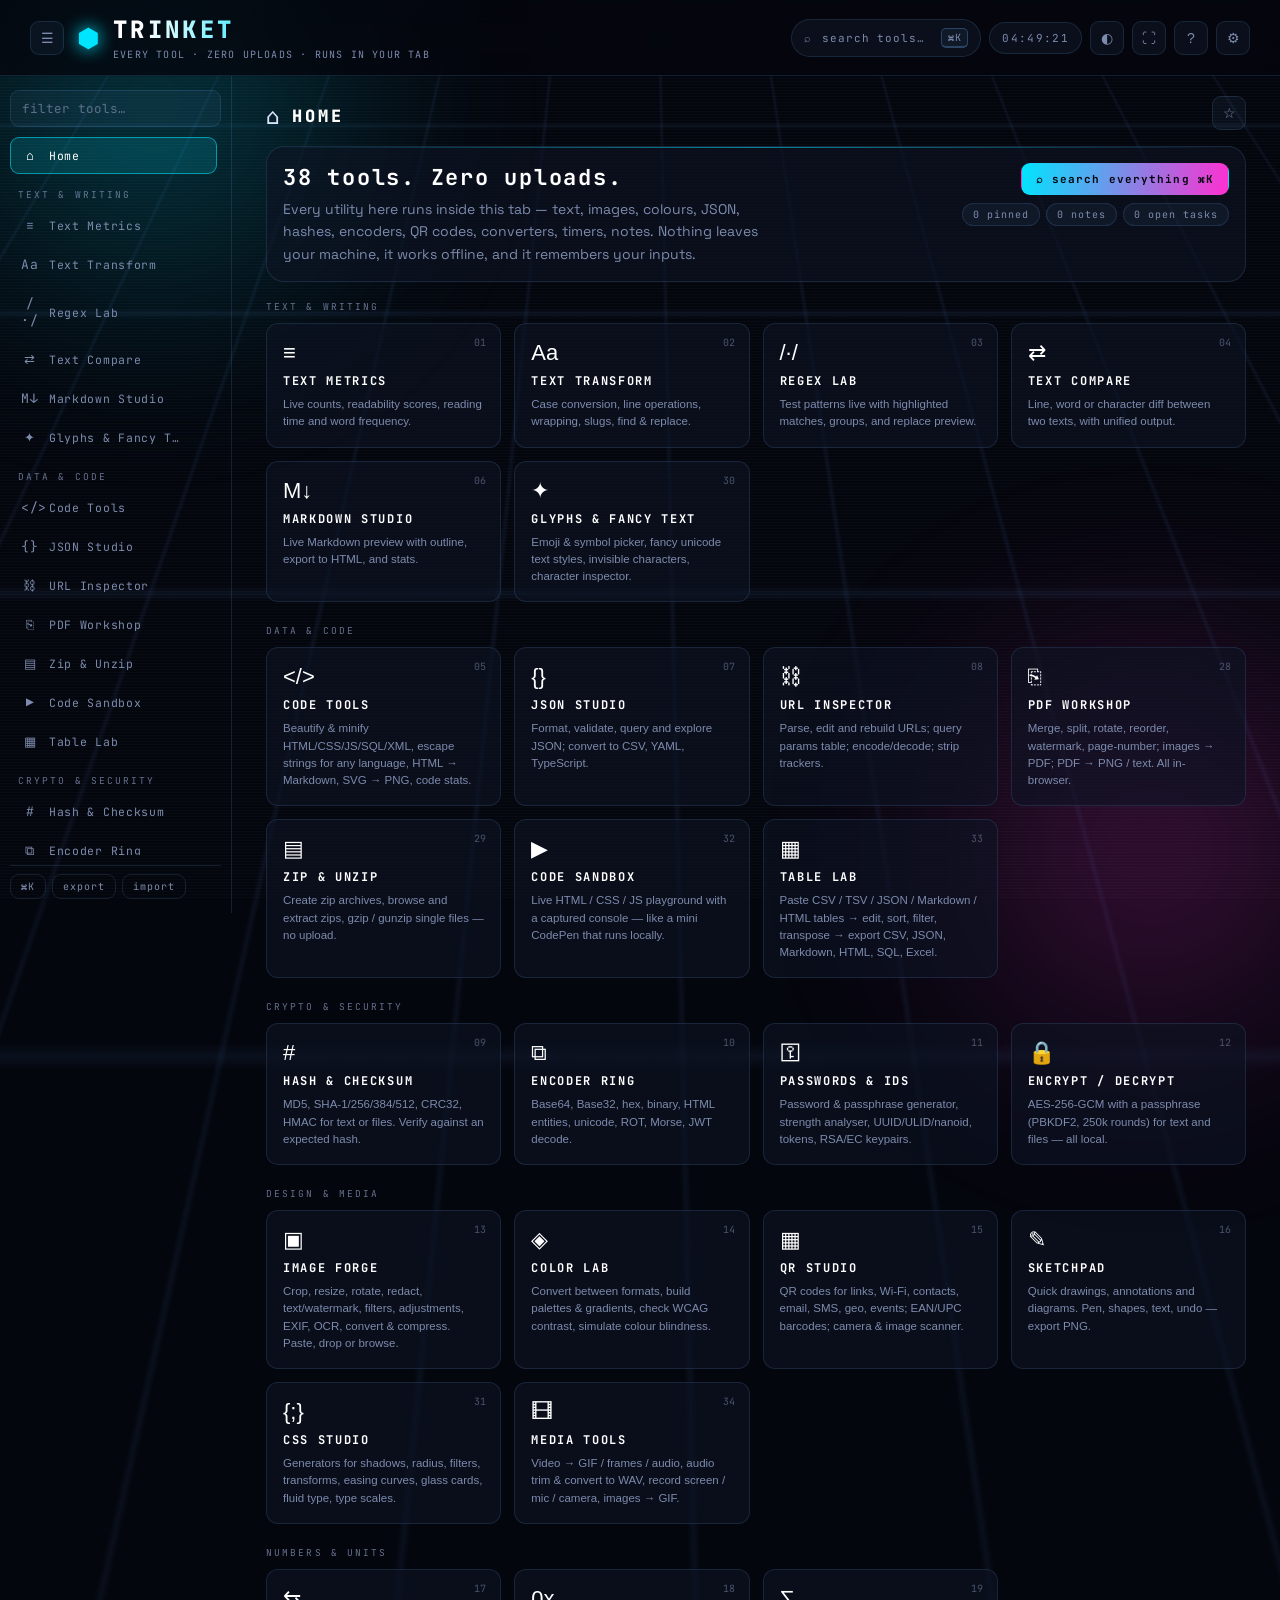
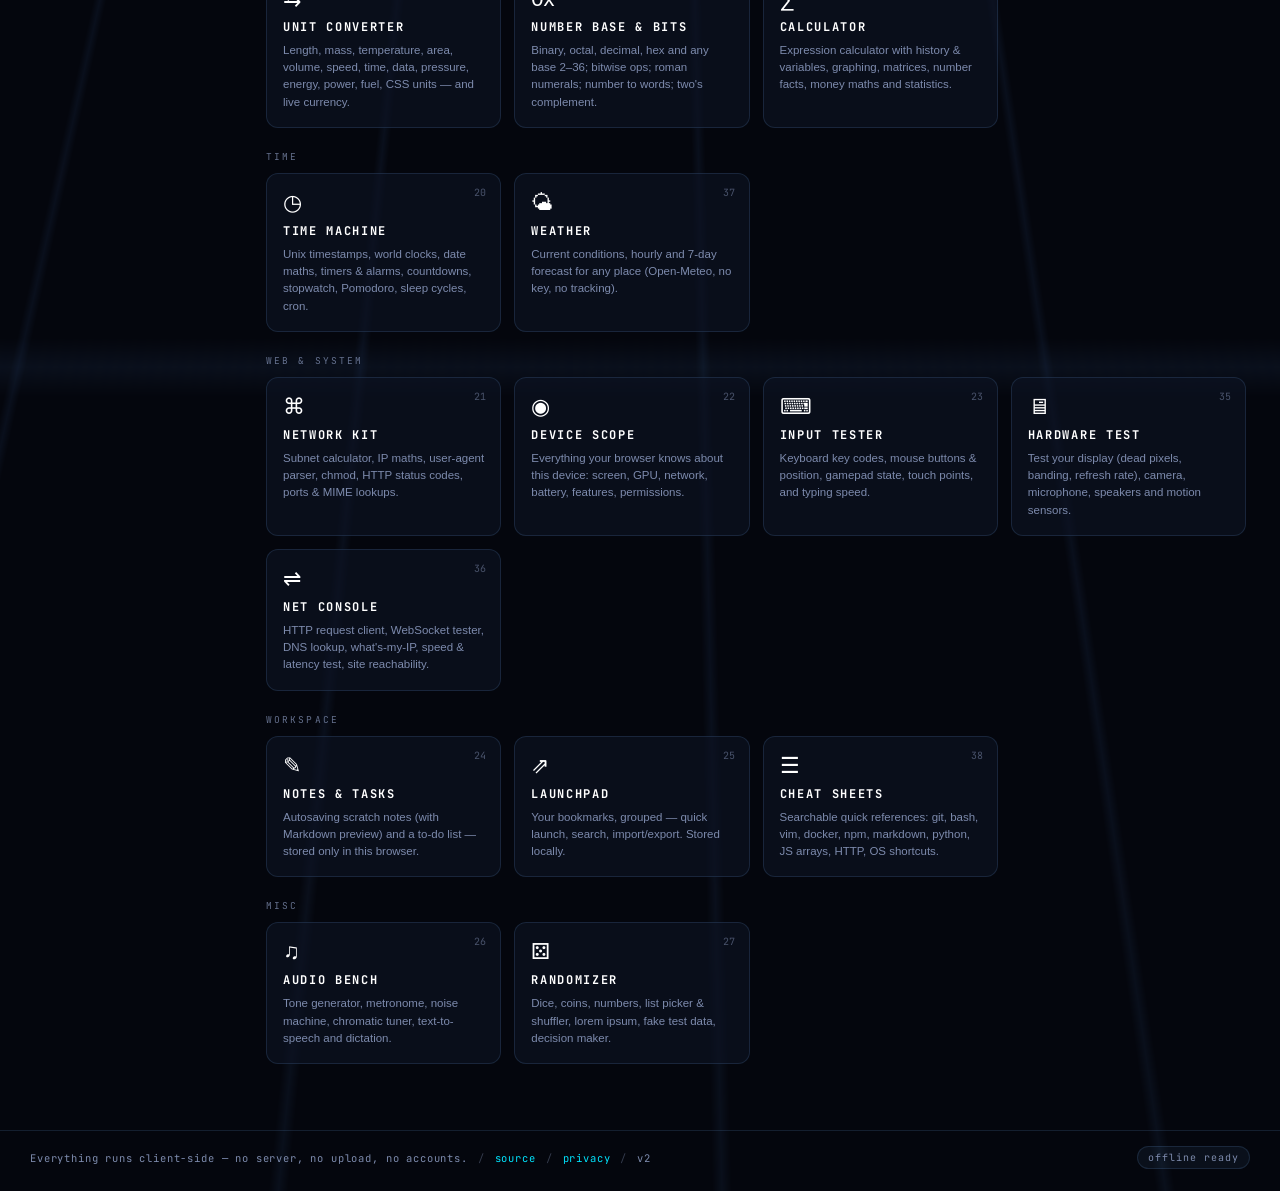
<file: index.html>
<!DOCTYPE html>
<html lang="en" data-theme="midnight">
<head>
<meta charset="utf-8" />
<meta name="viewport" content="width=device-width, initial-scale=1" />
<title>TRINKET LAB // every web tool, one tab</title>
<meta name="description" content="TRINKET LAB — 30+ browser-only tools: text, image, colour, JSON, regex, hashes, encoders, QR codes, converters, timers, notes and more. No uploads, no accounts, works offline." />
<meta name="theme-color" content="#04060d" />
<meta property="og:title" content="TRINKET LAB" />
<meta property="og:description" content="Every small web tool you need, running entirely in your browser." />
<meta property="og:type" content="website" />
<link rel="manifest" href="manifest.webmanifest" />
<link rel="preconnect" href="https://fonts.googleapis.com" />
<link rel="preconnect" href="https://fonts.gstatic.com" crossorigin />
<link href="https://fonts.googleapis.com/css2?family=JetBrains+Mono:wght@300;400;600;800&family=Space+Grotesk:wght@400;500;700&display=swap" rel="stylesheet" />
<link rel="icon" href="data:image/svg+xml,<svg xmlns='http://www.w3.org/2000/svg' viewBox='0 0 100 100'><text y='.9em' font-size='90'>⬢</text></svg>" />
<link rel="apple-touch-icon" href="icon.svg" />
<link rel="stylesheet" href="styles.css" />
<script>
  // apply saved theme before first paint to avoid a flash
  try {
    var s = JSON.parse(localStorage.getItem("trinket:settings") || "{}");
    var root = document.documentElement;
    if (s.theme) root.dataset.theme = s.theme;
    if (s.fx === false) root.dataset.fx = "off";
    if (s.glow === false) root.dataset.glow = "off";
    if (s.motion === false) root.dataset.motion = "off";
    if (s.density) root.dataset.density = s.density;
  } catch (e) {}
</script>
</head>
<body>
<div class="bg-grid" aria-hidden="true"></div>
<div class="bg-orb orb-a" aria-hidden="true"></div>
<div class="bg-orb orb-b" aria-hidden="true"></div>
<div class="scanlines" aria-hidden="true"></div>

<header class="site-head">
  <div class="brand">
    <button class="icon-btn" id="rail-toggle" title="Toggle sidebar (⌘B)" aria-label="Toggle sidebar">☰</button>
    <button class="brand-mark" id="brand-home" title="Home" aria-label="Home">⬢</button>
    <div class="brand-text">
      <h1>TRINKET<span>LAB</span></h1>
      <p class="tagline">every tool · zero uploads · runs in your tab</p>
    </div>
  </div>
  <div class="head-tools">
    <button class="search-btn" id="open-palette" type="button">
      <span>⌕</span><span class="grow">search tools…</span><span class="kbd">⌘K</span>
    </button>
    <span class="clock" id="clock" title="Local time">--:--:--</span>
    <button class="icon-btn" id="btn-theme" title="Cycle theme (⌘⇧T)" aria-label="Theme">◐</button>
    <button class="icon-btn" id="btn-fullscreen" title="Fullscreen (F11)" aria-label="Fullscreen">⛶</button>
    <button class="icon-btn" id="btn-help" title="Keyboard shortcuts (?)" aria-label="Help">?</button>
    <button class="icon-btn" id="btn-settings" title="Settings" aria-label="Settings">⚙</button>
  </div>
</header>

<div class="shell" id="shell">
  <aside class="rail" id="rail" aria-label="Tools">
    <input class="rail-filter" id="rail-filter" type="search" placeholder="filter tools…" autocomplete="off" spellcheck="false" />
    <nav class="rail-list" id="rail-list"></nav>
    <div class="rail-foot" id="rail-foot"></div>
  </aside>
  <main class="view" id="view"></main>
</div>

<footer class="site-foot">
  <span>Everything runs client-side — no server, no upload, no accounts.</span>
  <span class="foot-sep">/</span>
  <a href="https://github.com/rueyday/WebLab" target="_blank" rel="noopener">source</a>
  <span class="foot-sep">/</span>
  <a href="privacy.html">privacy</a>
  <span class="foot-sep">/</span>
  <span id="foot-version">v2</span>
  <span class="spacer"></span>
  <span id="foot-offline" class="chip" hidden>offline ready</span>
</footer>

<div id="palette-host" hidden></div>
<div id="modal-host" hidden></div>
<div class="toast-stack" id="toast-stack" aria-live="polite"></div>

<script type="module" src="js/main.js"></script>
</body>
</html>
</file>
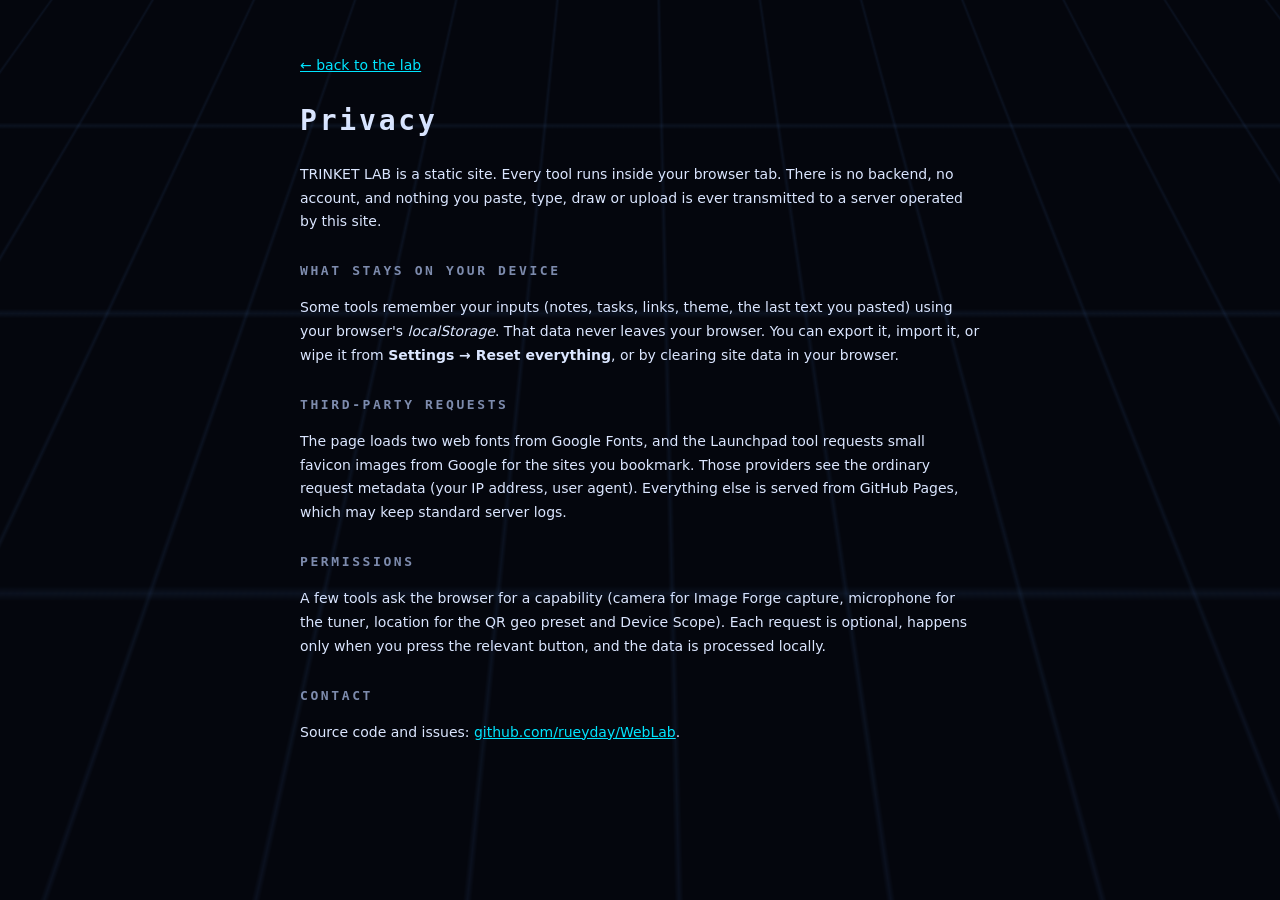
<file: privacy.html>
<!DOCTYPE html>
<html lang="en" data-theme="midnight">
<head>
<meta charset="utf-8" />
<meta name="viewport" content="width=device-width, initial-scale=1" />
<title>Privacy // TRINKET LAB</title>
<link rel="stylesheet" href="styles.css" />
<style>
  main.doc { max-width: 720px; margin: 0 auto; padding: 40px 20px 80px; line-height: 1.7; }
  main.doc h1 { font-family: var(--mono); letter-spacing: .1em; }
  main.doc h2 { font-family: var(--mono); font-size: 13px; letter-spacing: .2em; text-transform: uppercase; color: var(--muted); margin-top: 2em; }
  main.doc a { color: var(--a1); }
</style>
</head>
<body>
<div class="bg-grid" aria-hidden="true"></div>
<main class="doc">
  <p><a href="./">← back to the lab</a></p>
  <h1>Privacy</h1>
  <p>TRINKET LAB is a static site. Every tool runs inside your browser tab. There is no backend, no account, and nothing you paste, type, draw or upload is ever transmitted to a server operated by this site.</p>

  <h2>What stays on your device</h2>
  <p>Some tools remember your inputs (notes, tasks, links, theme, the last text you pasted) using your browser's <em>localStorage</em>. That data never leaves your browser. You can export it, import it, or wipe it from <strong>Settings → Reset everything</strong>, or by clearing site data in your browser.</p>

  <h2>Third-party requests</h2>
  <p>The page loads two web fonts from Google Fonts, and the Launchpad tool requests small favicon images from Google for the sites you bookmark. Those providers see the ordinary request metadata (your IP address, user agent). Everything else is served from GitHub Pages, which may keep standard server logs.</p>


  <h2>Permissions</h2>
  <p>A few tools ask the browser for a capability (camera for Image Forge capture, microphone for the tuner, location for the QR geo preset and Device Scope). Each request is optional, happens only when you press the relevant button, and the data is processed locally.</p>

  <h2>Contact</h2>
  <p>Source code and issues: <a href="https://github.com/rueyday/WebLab" rel="noopener" target="_blank">github.com/rueyday/WebLab</a>.</p>
</main>
</body>
</html>
</file>
<file: styles.css>
/* ═══════════════════════════════════════════════════════════
   TRINKET LAB — design system
   tokens → layout → components → utilities
   ═══════════════════════════════════════════════════════════ */

/* ── theme tokens ───────────────────────────────────────── */
:root {
  --bg: #04060d;
  --bg-2: #070b16;
  --panel: rgba(14, 20, 36, 0.62);
  --panel-solid: #0b1120;
  --raise: rgba(120, 180, 255, 0.06);
  --line: rgba(120, 180, 255, 0.14);
  --line-2: rgba(120, 180, 255, 0.28);
  --line-hot: rgba(0, 229, 255, 0.55);
  --text: #dbe6ff;
  --text-hi: #ffffff;
  --muted: #7d8bad;
  --cyan: #00e5ff;
  --magenta: #ff2fd0;
  --violet: #8b6bff;
  --lime: #9dff4f;
  --amber: #ffc861;
  --danger: #ff5b6e;
  --a1: var(--cyan);
  --a2: var(--magenta);
  --grid-ink: rgba(90, 160, 255, 0.07);
  --shadow: 0 24px 60px rgba(0, 0, 0, 0.55);
  --mono: "JetBrains Mono", ui-monospace, SFMono-Regular, Menlo, monospace;
  --sans: "Space Grotesk", system-ui, -apple-system, sans-serif;
  --r-lg: 18px;
  --r-md: 12px;
  --r-sm: 9px;
  color-scheme: dark;
}

[data-theme="aurora"] {
  --bg: #05121a; --bg-2: #061a22; --panel: rgba(10, 33, 42, 0.62); --panel-solid: #0a212a;
  --text: #d6fff4; --muted: #6f9fa0; --line: rgba(90, 255, 220, 0.14); --line-2: rgba(90,255,220,.3);
  --line-hot: rgba(80, 255, 200, 0.55);
  --a1: #4dffc3; --a2: #8b6bff; --cyan: #4dffc3; --magenta: #ff8bd0;
  --grid-ink: rgba(80, 255, 200, 0.07);
}
[data-theme="ember"] {
  --bg: #120604; --bg-2: #1a0a06; --panel: rgba(42, 18, 12, 0.6); --panel-solid: #22100b;
  --text: #ffe4d2; --muted: #b58a72; --line: rgba(255, 150, 90, 0.16); --line-2: rgba(255,150,90,.32);
  --line-hot: rgba(255, 140, 60, 0.6);
  --a1: #ff9b45; --a2: #ff2f6d; --cyan: #ff9b45; --magenta: #ff2f6d; --lime: #ffd166;
  --grid-ink: rgba(255, 150, 90, 0.07);
}
[data-theme="matrix"] {
  --bg: #020602; --bg-2: #04140a; --panel: rgba(8, 26, 14, 0.6); --panel-solid: #071a0d;
  --text: #c9ffd6; --muted: #5f9d76; --line: rgba(80, 255, 140, 0.16); --line-2: rgba(80,255,140,.3);
  --line-hot: rgba(60, 255, 120, 0.6);
  --a1: #3bff7d; --a2: #9dff4f; --cyan: #3bff7d; --magenta: #d6ff4f;
  --grid-ink: rgba(80, 255, 140, 0.08);
}
[data-theme="paper"] {
  --bg: #f4f5f8; --bg-2: #eceef4; --panel: rgba(255, 255, 255, 0.82); --panel-solid: #ffffff;
  --raise: rgba(20, 40, 90, 0.05);
  --text: #16203a; --text-hi: #050b1c; --muted: #63708e;
  --line: rgba(20, 40, 90, 0.14); --line-2: rgba(20, 40, 90, 0.26); --line-hot: rgba(0, 130, 190, 0.5);
  --cyan: #0088b8; --magenta: #c2137f; --violet: #6039d8; --lime: #2e9e2e; --amber: #b47600;
  --a1: #0088b8; --a2: #c2137f;
  --grid-ink: rgba(20, 60, 120, 0.06);
  --shadow: 0 20px 44px rgba(20, 40, 90, 0.14);
  color-scheme: light;
}

/* effect toggles driven by settings */
html[data-fx="off"] .bg-grid,
html[data-fx="off"] .bg-orb,
html[data-fx="off"] .scanlines { display: none; }
html[data-glow="off"] * { text-shadow: none !important; }
html[data-density="compact"] { --r-lg: 12px; --r-md: 9px; }

* { box-sizing: border-box; }
[hidden] { display: none !important; }
html { min-height: 100%; }

body {
  margin: 0;
  min-height: 100vh;
  background: var(--bg);
  color: var(--text);
  font-family: var(--sans);
  font-size: 14px;
  -webkit-font-smoothing: antialiased;
  overflow-x: hidden;
  display: flex;
  flex-direction: column;
}

::selection { background: color-mix(in srgb, var(--a1) 40%, transparent); color: var(--text-hi); }

/* thin scrollbars */
* { scrollbar-width: thin; scrollbar-color: var(--line-2) transparent; }
*::-webkit-scrollbar { width: 10px; height: 10px; }
*::-webkit-scrollbar-thumb { background: var(--line-2); border-radius: 10px; border: 3px solid transparent; background-clip: content-box; }
*::-webkit-scrollbar-track { background: transparent; }

/* ── background ─────────────────────────────────────────── */
.bg-grid {
  position: fixed; inset: -50% -50%;
  background-image:
    linear-gradient(var(--grid-ink) 1px, transparent 1px),
    linear-gradient(90deg, var(--grid-ink) 1px, transparent 1px);
  background-size: 46px 46px;
  transform: perspective(600px) rotateX(58deg) translateY(-12%);
  transform-origin: 50% 0;
  mask-image: radial-gradient(ellipse 60% 55% at 50% 30%, #000 20%, transparent 75%);
  -webkit-mask-image: radial-gradient(ellipse 60% 55% at 50% 30%, #000 20%, transparent 75%);
  z-index: -3; pointer-events: none;
}
.bg-orb {
  position: fixed; width: 44vw; height: 44vw; border-radius: 50%;
  filter: blur(110px); opacity: 0.32; z-index: -2; pointer-events: none;
  animation: drift 22s ease-in-out infinite alternate;
}
.orb-a { background: radial-gradient(circle, var(--a1), transparent 65%); top: -14vw; left: -10vw; }
.orb-b { background: radial-gradient(circle, var(--a2), transparent 65%); bottom: -18vw; right: -12vw; animation-delay: -9s; }
@keyframes drift { from { transform: translate3d(0,0,0) scale(1); } to { transform: translate3d(4vw,5vh,0) scale(1.15); } }
.scanlines {
  position: fixed; inset: 0; z-index: -1; pointer-events: none;
  background: repeating-linear-gradient(to bottom, rgba(255,255,255,0.022) 0 1px, transparent 1px 3px);
}
[data-theme="paper"] .scanlines { background: repeating-linear-gradient(to bottom, rgba(0,0,0,0.014) 0 1px, transparent 1px 3px); }

/* ── header ─────────────────────────────────────────────── */
.site-head {
  position: sticky; top: 0; z-index: 30;
  display: flex; align-items: center; justify-content: space-between; gap: 16px;
  padding: 14px clamp(14px, 3vw, 30px);
  border-bottom: 1px solid var(--line);
  background: color-mix(in srgb, var(--bg) 78%, transparent);
  backdrop-filter: blur(14px);
}
.brand { display: flex; align-items: center; gap: 13px; min-width: 0; }
.brand-mark {
  font-size: 26px; line-height: 1; color: var(--a1);
  text-shadow: 0 0 18px var(--a1);
  animation: pulse 3.4s ease-in-out infinite;
  background: none; border: 0; cursor: pointer; padding: 0;
}
@keyframes pulse { 0%, 100% { opacity: 1; } 50% { opacity: 0.45; } }
.brand-text h1 {
  margin: 0; font-family: var(--mono); font-weight: 800;
  font-size: clamp(17px, 2.4vw, 24px); letter-spacing: 0.14em;
  background: linear-gradient(92deg, var(--text-hi) 10%, var(--a1) 55%, var(--a2) 95%);
  -webkit-background-clip: text; background-clip: text; color: transparent;
  white-space: nowrap;
}
.brand-text h1 span { opacity: 0.72; }
.tagline {
  margin: 3px 0 0; font-family: var(--mono); font-size: 10px;
  letter-spacing: 0.12em; text-transform: uppercase; color: var(--muted);
  white-space: nowrap; overflow: hidden; text-overflow: ellipsis;
}
.head-tools { display: flex; align-items: center; gap: 8px; flex-wrap: wrap; justify-content: flex-end; }

.search-btn {
  display: inline-flex; align-items: center; gap: 10px;
  padding: 8px 12px; min-width: 190px;
  border: 1px solid var(--line); border-radius: 999px;
  background: var(--raise); color: var(--muted);
  font-family: var(--mono); font-size: 11px; letter-spacing: .08em; cursor: pointer;
  transition: all .18s ease;
}
.search-btn:hover { border-color: var(--line-hot); color: var(--text); }
.search-btn .grow { flex: 1; text-align: left; }

.icon-btn {
  display: inline-grid; place-items: center;
  width: 34px; height: 34px; padding: 0;
  border: 1px solid var(--line); border-radius: var(--r-sm);
  background: var(--raise); color: var(--muted);
  font-size: 14px; cursor: pointer; transition: all .18s ease;
}
.icon-btn:hover { color: var(--text); border-color: var(--line-hot); background: color-mix(in srgb, var(--a1) 12%, transparent); }
.icon-btn.on { color: var(--a1); border-color: var(--line-hot); }

.clock {
  font-family: var(--mono); font-size: 11px; letter-spacing: .12em; color: var(--muted);
  padding: 8px 12px; border: 1px solid var(--line); border-radius: 999px; background: var(--raise);
  font-variant-numeric: tabular-nums; white-space: nowrap;
}
@media (max-width: 780px) { .clock, .tagline { display: none; } .search-btn { min-width: 0; } .search-btn .grow, .search-btn .kbd { display: none; } }

/* ── shell / rail ───────────────────────────────────────── */
.shell { flex: 1; display: grid; grid-template-columns: 232px minmax(0, 1fr); align-items: start; min-height: 0; }
.shell.rail-collapsed { grid-template-columns: 0 minmax(0, 1fr); }
.shell.rail-collapsed .rail { display: none; }

.rail {
  position: sticky; top: 63px; align-self: start;
  height: calc(100vh - 63px);
  display: flex; flex-direction: column; gap: 10px;
  padding: 14px 10px;
  border-right: 1px solid var(--line);
  overflow: hidden;
}
.rail-filter {
  width: 100%; padding: 8px 11px;
  border: 1px solid var(--line); border-radius: var(--r-sm);
  background: var(--raise); color: var(--text);
  font-family: var(--mono); font-size: 11px; outline: none;
}
.rail-filter:focus { border-color: var(--line-hot); }
.rail-list { flex: 1; overflow-y: auto; display: flex; flex-direction: column; gap: 2px; padding-right: 4px; }
.rail-group {
  margin: 12px 0 4px; padding: 0 8px;
  font-family: var(--mono); font-size: 9.5px; letter-spacing: .22em; text-transform: uppercase; color: var(--muted); opacity: .8;
}
.rail-item {
  display: flex; align-items: center; gap: 10px; width: 100%;
  padding: 9px 10px; border: 1px solid transparent; border-radius: var(--r-sm);
  background: transparent; color: var(--muted); cursor: pointer; text-align: left;
  font-family: var(--mono); font-size: 11.5px; letter-spacing: .06em;
  transition: all .16s ease;
}
.rail-item:hover { color: var(--text); background: var(--raise); }
.rail-item.is-active { color: var(--text-hi); background: color-mix(in srgb, var(--a1) 14%, transparent); border-color: var(--line-hot); }
.rail-item .ri-icon { width: 18px; text-align: center; font-size: 13px; }
.rail-item .ri-name { flex: 1; overflow: hidden; text-overflow: ellipsis; white-space: nowrap; }
.rail-item .ri-star { opacity: 0; font-size: 11px; }
.rail-item:hover .ri-star, .rail-item .ri-star.on { opacity: 1; color: var(--amber); }
.rail-foot { display: flex; gap: 6px; flex-wrap: wrap; padding-top: 8px; border-top: 1px solid var(--line); }

@media (max-width: 860px) {
  .shell { grid-template-columns: 1fr; }
  .rail { position: fixed; inset: 63px auto 0 0; width: 250px; z-index: 25;
          background: var(--panel-solid); height: calc(100vh - 63px); transform: translateX(-102%); transition: transform .25s ease; border-right: 1px solid var(--line); }
  .shell:not(.rail-collapsed) .rail { transform: none; box-shadow: var(--shadow); }
  .shell.rail-collapsed { grid-template-columns: 1fr; }
}

/* ── view ───────────────────────────────────────────────── */
.view { padding: 20px clamp(14px, 3vw, 34px) 44px; width: 100%; max-width: 1500px; min-width: 0; }
.tool-head { display: flex; align-items: flex-end; justify-content: space-between; gap: 14px; flex-wrap: wrap; margin-bottom: 16px; }
.tool-title { display: flex; align-items: center; gap: 12px; }
.tool-title .t-icon { font-size: 22px; }
.tool-title h2 {
  margin: 0; font-family: var(--mono); font-weight: 800; font-size: 17px;
  letter-spacing: .18em; text-transform: uppercase; color: var(--text-hi);
}
.tool-title p { margin: 3px 0 0; font-size: 12px; color: var(--muted); }
.panel-anim { animation: rise .34s ease both; }
@keyframes rise { from { opacity: 0; transform: translateY(10px); } to { opacity: 1; transform: none; } }

/* ── cards ──────────────────────────────────────────────── */
.card {
  position: relative;
  border: 1px solid var(--line); border-radius: var(--r-lg);
  background: var(--panel); backdrop-filter: blur(16px);
  overflow: hidden;
}
.card::before {
  content: ""; position: absolute; inset: 0 0 auto 0; height: 1px;
  background: linear-gradient(90deg, transparent, var(--line-hot), transparent);
}
.card-head {
  display: flex; align-items: center; justify-content: space-between; gap: 12px; flex-wrap: wrap;
  padding: 13px 16px; border-bottom: 1px solid var(--line);
}
.card-head h3 {
  margin: 0; font-family: var(--mono); font-size: 11px; font-weight: 600;
  letter-spacing: .24em; text-transform: uppercase; color: var(--muted);
}
.card-body { padding: 16px; }
.card-actions { display: flex; gap: 7px; flex-wrap: wrap; }

/* ── buttons ────────────────────────────────────────────── */
.btn {
  display: inline-flex; align-items: center; gap: 7px;
  padding: 8px 14px;
  border: 1px solid var(--line); border-radius: var(--r-sm);
  background: var(--raise); color: var(--text);
  font-family: var(--mono); font-size: 11px; letter-spacing: .1em;
  cursor: pointer; transition: all .18s ease; white-space: nowrap;
}
.btn:hover:not(:disabled) {
  border-color: var(--line-hot);
  background: color-mix(in srgb, var(--a1) 14%, transparent);
  box-shadow: 0 0 18px color-mix(in srgb, var(--a1) 22%, transparent);
  transform: translateY(-1px);
}
.btn:active:not(:disabled) { transform: translateY(0); }
.btn:disabled { opacity: .32; cursor: not-allowed; }
.btn.ghost { background: transparent; color: var(--muted); }
.btn.ghost:hover:not(:disabled) { color: var(--text); }
.btn.sm { padding: 5px 10px; font-size: 10px; }
.btn.danger:hover:not(:disabled) {
  border-color: var(--danger); background: color-mix(in srgb, var(--danger) 16%, transparent);
  box-shadow: 0 0 18px color-mix(in srgb, var(--danger) 24%, transparent); color: #ffd7dc;
}
.btn.primary {
  border-color: transparent; background: linear-gradient(100deg, var(--a1), var(--a2));
  color: #04060d; font-weight: 700;
}
[data-theme="paper"] .btn.primary { color: #fff; }
.btn.primary:hover:not(:disabled) { box-shadow: 0 0 26px color-mix(in srgb, var(--a2) 45%, transparent); }
.btn.on { border-color: var(--line-hot); color: var(--a1); background: color-mix(in srgb, var(--a1) 12%, transparent); }

/* ── form controls ──────────────────────────────────────── */
.field { display: flex; flex-direction: column; gap: 6px; min-width: 0; }
.label {
  font-family: var(--mono); font-size: 9.5px; letter-spacing: .2em;
  text-transform: uppercase; color: var(--muted);
}
input[type="text"], input[type="number"], input[type="search"], input[type="password"], input[type="datetime-local"], input[type="date"], select, textarea {
  width: 100%; padding: 9px 11px;
  border: 1px solid var(--line); border-radius: var(--r-sm);
  background: var(--raise); color: var(--text);
  font-family: var(--mono); font-size: 12.5px; outline: none;
  transition: border-color .18s ease, box-shadow .18s ease;
}
input:focus, select:focus, textarea:focus {
  border-color: var(--line-hot);
  box-shadow: 0 0 0 3px color-mix(in srgb, var(--a1) 12%, transparent);
}
select { cursor: pointer; }
select option { background: var(--panel-solid); color: var(--text); }
textarea { resize: vertical; line-height: 1.7; min-height: 120px; }
input::placeholder, textarea::placeholder { color: color-mix(in srgb, var(--muted) 70%, transparent); }
input[type="color"] { padding: 2px; height: 38px; cursor: pointer; }
input[type="range"] { -webkit-appearance: none; appearance: none; width: 100%; height: 22px; background: transparent; cursor: pointer; }
input[type="range"]::-webkit-slider-runnable-track { height: 4px; border-radius: 4px; background: var(--line-2); }
input[type="range"]::-webkit-slider-thumb {
  -webkit-appearance: none; width: 15px; height: 15px; margin-top: -5.5px; border-radius: 50%;
  background: var(--a1); box-shadow: 0 0 12px color-mix(in srgb, var(--a1) 60%, transparent); border: 0;
}
input[type="range"]::-moz-range-track { height: 4px; border-radius: 4px; background: var(--line-2); }
input[type="range"]::-moz-range-thumb { width: 15px; height: 15px; border-radius: 50%; background: var(--a1); border: 0; }
input[type="checkbox"] { accent-color: var(--a1); width: 15px; height: 15px; cursor: pointer; }
label.check { display: inline-flex; align-items: center; gap: 8px; font-size: 12px; color: var(--muted); cursor: pointer; }
label.check:hover { color: var(--text); }

.seg { display: inline-flex; padding: 3px; border: 1px solid var(--line); border-radius: var(--r-sm); background: var(--raise); gap: 3px; flex-wrap: wrap; }
.seg button {
  padding: 6px 11px; border: 0; border-radius: 6px; background: transparent; color: var(--muted);
  font-family: var(--mono); font-size: 10.5px; letter-spacing: .1em; cursor: pointer; transition: all .16s;
}
.seg button:hover { color: var(--text); }
.seg button.on { background: linear-gradient(100deg, var(--a1), var(--a2)); color: #04060d; font-weight: 700; }
[data-theme="paper"] .seg button.on { color: #fff; }

/* ── stats ──────────────────────────────────────────────── */
.stat-grid { display: grid; grid-template-columns: repeat(auto-fill, minmax(150px, 1fr)); gap: 12px; }
.stat {
  position: relative; padding: 14px 16px;
  border: 1px solid var(--line); border-radius: var(--r-md);
  background: var(--panel); overflow: hidden;
  transition: border-color .25s ease, transform .25s ease;
}
.stat::after {
  content: ""; position: absolute; left: 0; top: 12%; bottom: 12%; width: 3px;
  border-radius: 0 3px 3px 0; background: var(--accent, var(--a1));
  box-shadow: 0 0 16px var(--accent, var(--a1));
}
.stat[data-accent="cyan"] { --accent: var(--cyan); }
.stat[data-accent="magenta"] { --accent: var(--magenta); }
.stat[data-accent="violet"] { --accent: var(--violet); }
.stat[data-accent="lime"] { --accent: var(--lime); }
.stat[data-accent="amber"] { --accent: var(--amber); }
.stat:hover { transform: translateY(-2px); border-color: var(--line-2); }
.stat-label { font-family: var(--mono); font-size: 9.5px; letter-spacing: .2em; text-transform: uppercase; color: var(--muted); }
.stat-value {
  margin: 5px 0 2px; font-family: var(--mono); font-size: clamp(20px, 2.6vw, 28px);
  font-weight: 800; line-height: 1.05; color: var(--text-hi);
  font-variant-numeric: tabular-nums; word-break: break-word;
  text-shadow: 0 0 24px color-mix(in srgb, var(--accent, var(--a1)) 50%, transparent);
}
.stat-value.bump { animation: bump .3s ease; }
@keyframes bump { 50% { transform: scale(1.05); } }
.stat-sub { font-size: 11px; color: var(--muted); }

/* ── tables ─────────────────────────────────────────────── */
.tbl-wrap { overflow-x: auto; border: 1px solid var(--line); border-radius: var(--r-md); }
table.tbl { width: 100%; border-collapse: collapse; font-family: var(--mono); font-size: 12px; }
table.tbl th {
  position: sticky; top: 0; z-index: 1;
  padding: 9px 12px; text-align: left; white-space: nowrap;
  background: var(--panel-solid); color: var(--muted);
  font-size: 9.5px; letter-spacing: .18em; text-transform: uppercase;
  border-bottom: 1px solid var(--line);
}
table.tbl td { padding: 7px 12px; border-bottom: 1px solid var(--line); vertical-align: top; }
table.tbl tr:last-child td { border-bottom: 0; }
table.tbl tbody tr:hover td { background: var(--raise); }
.tbl-scroll { max-height: 380px; overflow: auto; }

/* ── misc components ────────────────────────────────────── */
.kbd {
  display: inline-block; padding: 2px 6px; min-width: 20px; text-align: center;
  border: 1px solid var(--line-2); border-bottom-width: 2px; border-radius: 5px;
  background: var(--raise); color: var(--muted);
  font-family: var(--mono); font-size: 10px;
}
.chip {
  display: inline-flex; align-items: center; gap: 6px;
  padding: 4px 10px; border: 1px solid var(--line); border-radius: 999px;
  background: var(--raise); color: var(--muted);
  font-family: var(--mono); font-size: 10px; letter-spacing: .1em;
}
.chip.ok { color: var(--lime); border-color: color-mix(in srgb, var(--lime) 45%, transparent); }
.chip.bad { color: var(--danger); border-color: color-mix(in srgb, var(--danger) 45%, transparent); }
.chip.warn { color: var(--amber); border-color: color-mix(in srgb, var(--amber) 45%, transparent); }
.status-chip { display: inline-flex; align-items: center; gap: 8px; padding: 7px 13px; border: 1px solid var(--line); border-radius: 999px; background: var(--raise); font-family: var(--mono); font-size: 10px; letter-spacing: .18em; color: var(--muted); }
.status-chip .dot { width: 7px; height: 7px; border-radius: 50%; background: var(--lime); box-shadow: 0 0 10px var(--lime); animation: pulse 2s ease-in-out infinite; }

.out {
  padding: 12px 14px; border: 1px solid var(--line); border-radius: var(--r-md);
  background: var(--raise); color: var(--text);
  font-family: var(--mono); font-size: 12.5px; line-height: 1.65;
  white-space: pre-wrap; word-break: break-word; overflow-x: auto; min-height: 42px;
}
.out.big { font-size: 17px; letter-spacing: .04em; }
.out.err { color: var(--danger); border-color: color-mix(in srgb, var(--danger) 45%, transparent); }
.hint { font-size: 11px; color: var(--muted); opacity: .85; }
.mono { font-family: var(--mono); }
.copyable { cursor: pointer; }
.copyable:hover { border-color: var(--line-hot); }

.bar { height: 6px; border-radius: 6px; background: var(--line); overflow: hidden; }
.bar > i { display: block; height: 100%; border-radius: 6px; background: linear-gradient(90deg, var(--a1), var(--a2)); transition: width .3s ease; }

/* layout utilities */
.row { display: flex; gap: 10px; align-items: center; flex-wrap: wrap; }
.row.tight { gap: 6px; }
.col { display: flex; flex-direction: column; gap: 10px; min-width: 0; }
.grid { display: grid; gap: 14px; }
.g2 { grid-template-columns: repeat(auto-fit, minmax(260px, 1fr)); }
.g3 { grid-template-columns: repeat(auto-fit, minmax(200px, 1fr)); }
.g4 { grid-template-columns: repeat(auto-fit, minmax(150px, 1fr)); }
.split { display: grid; grid-template-columns: minmax(0, 1.55fr) minmax(270px, .85fr); gap: 18px; align-items: start; }
@media (max-width: 980px) { .split { grid-template-columns: 1fr; } }
.spacer { flex: 1; }
.wrap-scroll { max-height: 420px; overflow: auto; }

/* ── home dashboard ─────────────────────────────────────── */
.home-grid { display: grid; grid-template-columns: repeat(auto-fill, minmax(215px, 1fr)); gap: 13px; }
.home-card {
  position: relative; display: flex; flex-direction: column; gap: 7px;
  padding: 16px; border: 1px solid var(--line); border-radius: var(--r-md);
  background: var(--panel); cursor: pointer; text-align: left;
  transition: all .2s ease; overflow: hidden;
}
.home-card:hover { transform: translateY(-3px); border-color: var(--line-hot); box-shadow: 0 14px 34px rgba(0,0,0,.32); }
.home-card .hc-icon { font-size: 22px; }
.home-card .hc-name { font-family: var(--mono); font-size: 12px; font-weight: 700; letter-spacing: .14em; text-transform: uppercase; color: var(--text-hi); }
.home-card .hc-desc { font-size: 11.5px; color: var(--muted); line-height: 1.5; }
.home-card .hc-idx { position: absolute; top: 12px; right: 14px; font-family: var(--mono); font-size: 10px; color: var(--muted); opacity: .55; }
.home-card .hc-fav { position: absolute; bottom: 12px; right: 12px; font-size: 12px; color: var(--amber); }

/* ── command palette ────────────────────────────────────── */
.overlay {
  position: fixed; inset: 0; z-index: 60;
  display: flex; align-items: flex-start; justify-content: center;
  padding: 12vh 16px 16px;
  background: color-mix(in srgb, var(--bg) 72%, transparent);
  backdrop-filter: blur(6px);
  animation: fade .16s ease both;
}
@keyframes fade { from { opacity: 0; } to { opacity: 1; } }
.palette-box {
  width: min(640px, 100%); max-height: 70vh; display: flex; flex-direction: column;
  border: 1px solid var(--line-hot); border-radius: var(--r-lg);
  background: var(--panel-solid); box-shadow: 0 30px 80px rgba(0,0,0,.6);
  overflow: hidden; animation: rise .2s ease both;
}
.palette-box input {
  border: 0; border-bottom: 1px solid var(--line); border-radius: 0;
  padding: 16px 18px; font-size: 14px; background: transparent;
}
.palette-box input:focus { box-shadow: none; }
.palette-list { overflow-y: auto; padding: 6px; }
.palette-item {
  display: flex; align-items: center; gap: 11px; width: 100%;
  padding: 10px 12px; border: 0; border-radius: var(--r-sm);
  background: transparent; color: var(--text); cursor: pointer; text-align: left;
  font-family: var(--mono); font-size: 12px;
}
.palette-item:hover, .palette-item.on { background: color-mix(in srgb, var(--a1) 14%, transparent); }
.palette-item .pi-icon { width: 20px; text-align: center; }
.palette-item .pi-sub { color: var(--muted); font-size: 10.5px; margin-left: auto; letter-spacing: .1em; }
.palette-empty { padding: 26px; text-align: center; color: var(--muted); font-family: var(--mono); font-size: 12px; }

/* ── modal ──────────────────────────────────────────────── */
.modal-box {
  width: min(760px, 100%); max-height: 80vh; display: flex; flex-direction: column;
  border: 1px solid var(--line-hot); border-radius: var(--r-lg);
  background: var(--panel-solid); box-shadow: 0 30px 80px rgba(0,0,0,.6);
  overflow: hidden; animation: rise .2s ease both;
}
.modal-head {
  display: flex; align-items: center; justify-content: space-between; gap: 12px;
  padding: 15px 18px; border-bottom: 1px solid var(--line);
}
.modal-head h3 { margin: 0; font-family: var(--mono); font-size: 12px; letter-spacing: .22em; text-transform: uppercase; color: var(--text-hi); }
.modal-body { padding: 18px; overflow-y: auto; }
.shortcut-row { display: flex; align-items: center; justify-content: space-between; gap: 16px; padding: 8px 0; border-bottom: 1px solid var(--line); font-size: 12.5px; }
.shortcut-row:last-child { border-bottom: 0; }

/* ── image forge ────────────────────────────────────────── */
.dropzone {
  padding: clamp(32px, 7vw, 70px) 24px;
  border: 1.5px dashed var(--line-2); border-radius: var(--r-md);
  text-align: center; cursor: pointer; outline: none; transition: all .22s ease;
}
.dropzone:hover, .dropzone:focus-visible, .dropzone.hot {
  border-color: var(--a1); background: color-mix(in srgb, var(--a1) 7%, transparent);
  box-shadow: inset 0 0 60px color-mix(in srgb, var(--a1) 9%, transparent);
}
.dz-icon { font-family: var(--mono); font-size: 30px; font-weight: 800; color: var(--a1); text-shadow: 0 0 28px var(--a1); }
.dz-title { margin: 14px 0 6px; font-size: 17px; font-weight: 500; }
.dz-sub { margin: 0; font-size: 12.5px; color: var(--muted); }
.link { color: var(--a1); text-decoration: underline; text-underline-offset: 3px; cursor: pointer; }

.canvas-holder {
  position: relative; display: inline-block; max-width: 100%; line-height: 0;
  border-radius: var(--r-md); overflow: hidden;
  box-shadow: 0 0 0 1px var(--line), var(--shadow);
  background-image:
    linear-gradient(45deg, #101725 25%, transparent 25%, transparent 75%, #101725 75%),
    linear-gradient(45deg, #101725 25%, #0a0f1a 25%, #0a0f1a 75%, #101725 75%);
  background-size: 20px 20px; background-position: 0 0, 10px 10px;
}
[data-theme="paper"] .canvas-holder {
  background-image:
    linear-gradient(45deg, #e2e5ec 25%, transparent 25%, transparent 75%, #e2e5ec 75%),
    linear-gradient(45deg, #e2e5ec 25%, #f7f8fa 25%, #f7f8fa 75%, #e2e5ec 75%);
}
#stage, .draw-canvas { display: block; max-width: 100%; height: auto; touch-action: none; }
#stage { cursor: crosshair; }
.sel {
  position: absolute; border: 1px solid var(--a1); pointer-events: none;
  box-shadow: 0 0 0 9999px rgba(4,6,13,.6), 0 0 22px color-mix(in srgb, var(--a1) 50%, transparent);
}
.sel-size {
  position: absolute; left: 4px; bottom: 4px; padding: 2px 7px; border-radius: 5px;
  background: var(--a1); color: #04060d; font-family: var(--mono); font-size: 10px; line-height: 1.6; white-space: nowrap;
}
.stage-meta { display: flex; align-items: center; gap: 14px; flex-wrap: wrap; margin-top: 14px; font-family: var(--mono); font-size: 11px; letter-spacing: .08em; color: var(--muted); }
.stage-meta .hot { color: var(--a1); }
.filmstrip { display: flex; gap: 8px; overflow-x: auto; padding: 4px 0; }
.filmstrip img { height: 54px; border-radius: 6px; border: 1px solid var(--line); cursor: pointer; }
.filmstrip img:hover { border-color: var(--line-hot); }

/* ── color tool ─────────────────────────────────────────── */
.swatch-grid { display: grid; grid-template-columns: repeat(auto-fill, minmax(96px, 1fr)); gap: 10px; }
.swatch { border: 1px solid var(--line); border-radius: var(--r-md); overflow: hidden; cursor: pointer; transition: transform .16s ease; }
.swatch:hover { transform: translateY(-3px); border-color: var(--line-hot); }
.swatch .sw-color { height: 62px; }
.swatch .sw-label { padding: 6px 8px; font-family: var(--mono); font-size: 10px; letter-spacing: .06em; color: var(--muted); text-align: center; }
.gradient-preview { height: 110px; border-radius: var(--r-md); border: 1px solid var(--line); }

/* ── markdown preview ───────────────────────────────────── */
.md-body { font-family: var(--sans); line-height: 1.7; font-size: 14px; }
.md-body h1, .md-body h2, .md-body h3, .md-body h4 { font-family: var(--mono); color: var(--text-hi); letter-spacing: .04em; margin: 1.2em 0 .5em; }
.md-body h1 { font-size: 22px; border-bottom: 1px solid var(--line); padding-bottom: .3em; }
.md-body h2 { font-size: 18px; }
.md-body h3 { font-size: 15px; }
.md-body p { margin: .7em 0; }
.md-body code { font-family: var(--mono); font-size: 12px; padding: 2px 6px; border-radius: 5px; background: var(--raise); color: var(--a1); }
.md-body pre { padding: 13px 15px; border: 1px solid var(--line); border-radius: var(--r-md); background: var(--raise); overflow-x: auto; }
.md-body pre code { padding: 0; background: none; color: var(--text); }
.md-body blockquote { margin: .8em 0; padding: 2px 14px; border-left: 3px solid var(--a1); color: var(--muted); }
.md-body a { color: var(--a1); }
.md-body ul, .md-body ol { padding-left: 22px; }
.md-body li { margin: .28em 0; }
.md-body hr { border: 0; border-top: 1px solid var(--line); margin: 1.4em 0; }
.md-body table { border-collapse: collapse; width: 100%; font-size: 13px; }
.md-body th, .md-body td { border: 1px solid var(--line); padding: 7px 10px; text-align: left; }
.md-body img { max-width: 100%; border-radius: var(--r-sm); }

/* ── diff / regex highlighting ──────────────────────────── */
.diff-line { display: flex; gap: 10px; font-family: var(--mono); font-size: 12px; padding: 1px 8px; white-space: pre-wrap; word-break: break-word; }
.diff-line .dn { width: 42px; flex: none; text-align: right; color: var(--muted); opacity: .6; user-select: none; }
.diff-line.add { background: color-mix(in srgb, var(--lime) 14%, transparent); }
.diff-line.del { background: color-mix(in srgb, var(--danger) 14%, transparent); }
.diff-line.add .dm { color: var(--lime); }
.diff-line.del .dm { color: var(--danger); }
.diff-line .dm { width: 12px; flex: none; }
mark.hit { background: color-mix(in srgb, var(--a1) 40%, transparent); color: var(--text-hi); border-radius: 3px; padding: 0 1px; }
mark.hit.alt { background: color-mix(in srgb, var(--a2) 40%, transparent); }
.hl-box { max-height: 300px; overflow: auto; white-space: pre-wrap; word-break: break-word; }

/* ── json tree ──────────────────────────────────────────── */
.jtree { font-family: var(--mono); font-size: 12.5px; line-height: 1.75; }
.jtree details { padding-left: 14px; border-left: 1px dashed var(--line); }
.jtree summary { cursor: pointer; list-style: none; margin-left: -14px; padding-left: 14px; }
.jtree summary::-webkit-details-marker { display: none; }
.jtree summary::before { content: "▸"; display: inline-block; width: 12px; color: var(--muted); transition: transform .15s; }
.jtree details[open] > summary::before { transform: rotate(90deg); }
.jk { color: var(--a2); }
.js { color: var(--lime); }
.jn { color: var(--amber); }
.jb { color: var(--violet); }
.jnull { color: var(--muted); }

/* ── keyboard tester / device ───────────────────────────── */
.keycap {
  display: inline-grid; place-items: center; min-width: 46px; padding: 10px 12px;
  border: 1px solid var(--line-2); border-bottom-width: 3px; border-radius: 8px;
  background: var(--raise); font-family: var(--mono); font-size: 12px;
}
.keycap.hit { border-color: var(--a1); background: color-mix(in srgb, var(--a1) 22%, transparent); color: var(--text-hi); }
.kv-list { display: grid; grid-template-columns: repeat(auto-fit, minmax(280px, 1fr)); gap: 8px; }
.kv { display: flex; justify-content: space-between; gap: 14px; padding: 9px 12px; border: 1px solid var(--line); border-radius: var(--r-sm); background: var(--raise); font-family: var(--mono); font-size: 11.5px; }
.kv b { color: var(--muted); font-weight: 400; letter-spacing: .1em; text-transform: uppercase; font-size: 9.5px; align-self: center; }
.kv span { color: var(--text); text-align: right; word-break: break-word; }

/* ── notes / todo ───────────────────────────────────────── */
.list-item {
  display: flex; align-items: center; gap: 10px; padding: 9px 12px;
  border: 1px solid var(--line); border-radius: var(--r-sm); background: var(--raise);
}
.list-item.done .li-text { text-decoration: line-through; color: var(--muted); }
.li-text { flex: 1; min-width: 0; word-break: break-word; font-size: 13px; }
.note-tab {
  display: flex; align-items: center; gap: 8px; padding: 7px 11px;
  border: 1px solid var(--line); border-radius: var(--r-sm); background: var(--raise);
  color: var(--muted); font-family: var(--mono); font-size: 11px; cursor: pointer;
}
.note-tab.on { border-color: var(--line-hot); color: var(--text-hi); background: color-mix(in srgb, var(--a1) 12%, transparent); }

/* ── footer + toast ─────────────────────────────────────── */
.site-foot {
  display: flex; align-items: center; gap: 10px; flex-wrap: wrap;
  padding: 15px clamp(14px, 3vw, 30px) 22px;
  border-top: 1px solid var(--line);
  font-family: var(--mono); font-size: 10.5px; letter-spacing: .08em; color: var(--muted);
}
.site-foot a { color: var(--a1); text-decoration: none; }
.site-foot a:hover { text-decoration: underline; }
.foot-sep { opacity: .4; }

.toast-stack { position: fixed; left: 50%; bottom: 28px; transform: translateX(-50%); z-index: 80; display: flex; flex-direction: column; gap: 8px; align-items: center; pointer-events: none; }
.toast {
  padding: 11px 19px; border: 1px solid var(--line-hot); border-radius: var(--r-sm);
  background: color-mix(in srgb, var(--panel-solid) 96%, transparent); backdrop-filter: blur(10px);
  font-family: var(--mono); font-size: 11.5px; letter-spacing: .08em;
  box-shadow: 0 0 30px color-mix(in srgb, var(--a1) 24%, transparent);
  opacity: 0; transform: translateY(14px); transition: opacity .22s ease, transform .22s ease;
}
.toast.show { opacity: 1; transform: none; }
.toast.bad { border-color: var(--danger); color: #ffd7dc; box-shadow: 0 0 30px color-mix(in srgb, var(--danger) 26%, transparent); }
.toast.ok { border-color: color-mix(in srgb, var(--lime) 60%, transparent); }

@media (prefers-reduced-motion: reduce) {
  *, *::before, *::after { animation: none !important; transition: none !important; }
}
html[data-motion="off"] *, html[data-motion="off"] *::before, html[data-motion="off"] *::after { animation: none !important; transition: none !important; }
</file>
